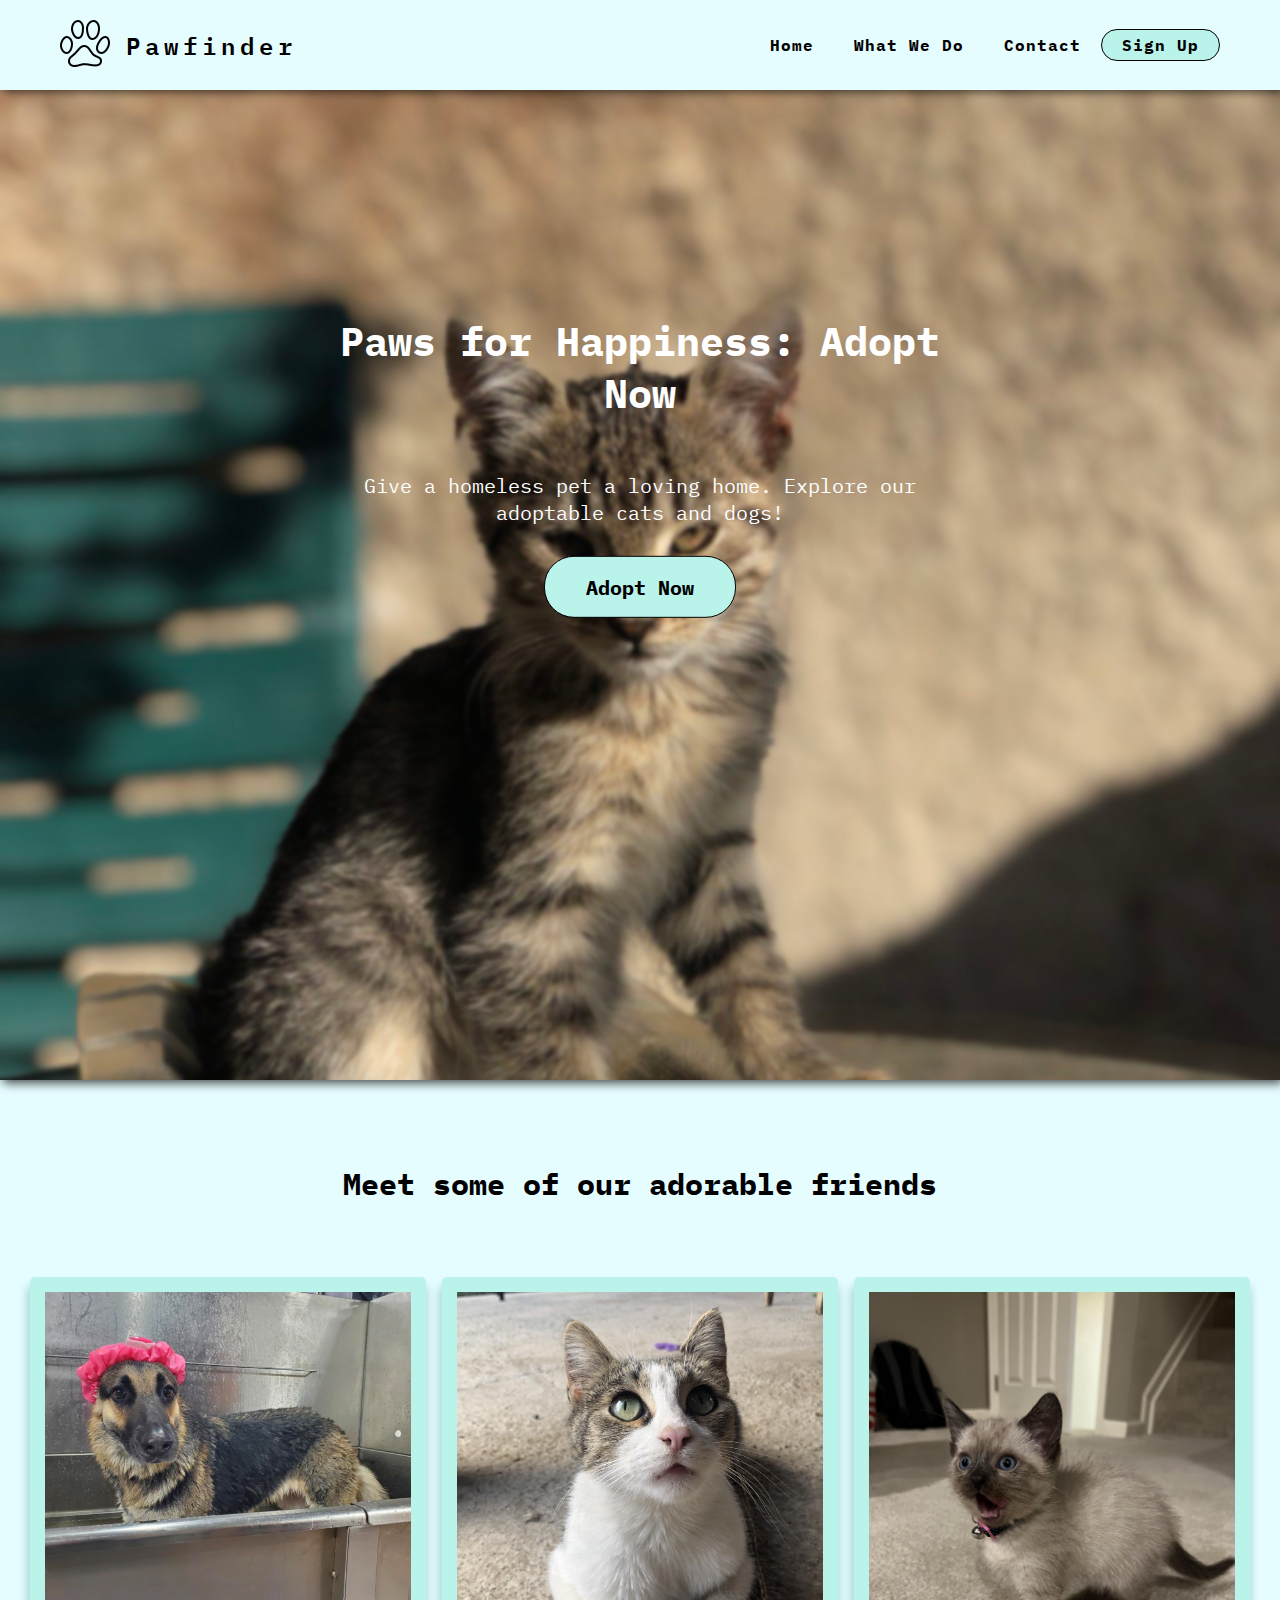
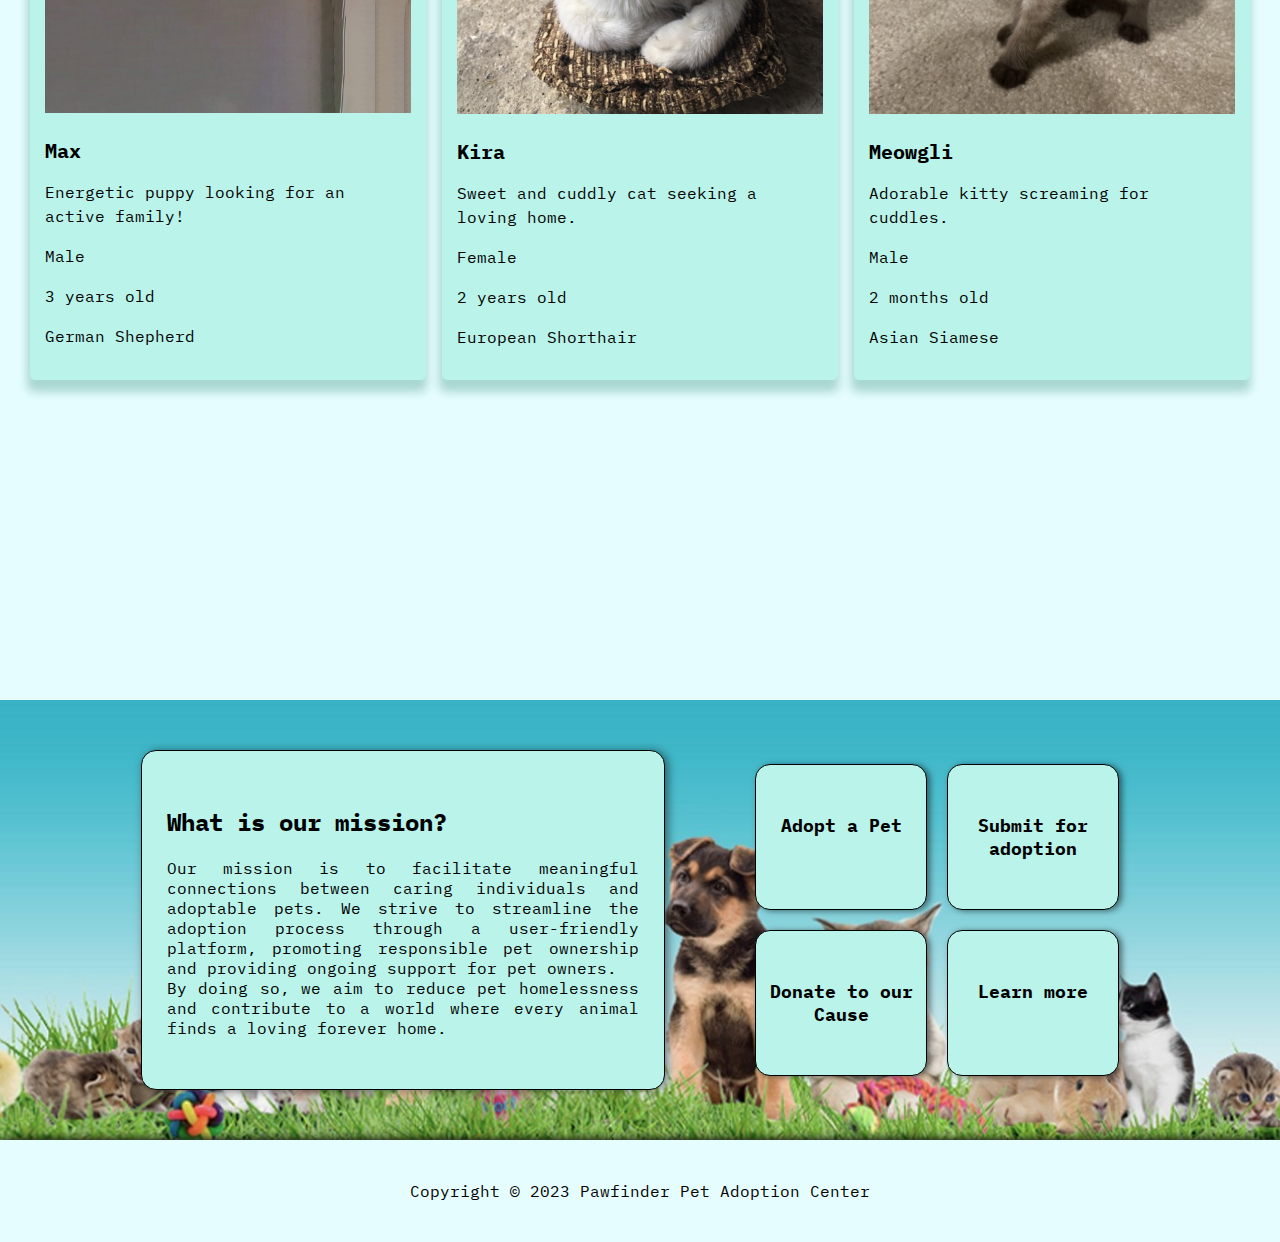
<file: index.html>
<!DOCTYPE html>
<html lang="en">
<head>
    <meta charset="UTF-8">
    <meta name="viewport" content="width=device-width, initial-scale=1.0">
    <link rel="preconnect" href="https://fonts.googleapis.com">
    <link rel="preconnect" href="https://fonts.gstatic.com" crossorigin>
    <link href="https://fonts.googleapis.com/css2?family=IBM+Plex+Mono&display=swap" rel="stylesheet">
    <link rel="stylesheet" href="styles/style.css">
    <title>Pawfinder</title>
</head>
<body>
    <header>
        <div class="brand">
            <a href="#">
                <img src="images/logo2.png" alt="Pawsitive Pet Adoption Logo">
            </a>
            <h1>Pawfinder</h1>
        </div>
        <nav>
            <a href="index.html" id="index">Home</a>
            <a href="about.html" id="about">What We Do</a>
            <a href="contact.html" id="contact">Contact</a>
            <a href="signup.html" class="button">Sign Up</a>
        </nav>
    </header>
    <main>
        <section class="hero">
            <img class="hero-image" src="images/1234.jpg" alt="A cute kitten">
            <div class="overlay-text">
                <h2>Paws for Happiness: Adopt Now</h2>
                <p>Give a homeless pet a loving home. Explore our adoptable cats and dogs!</p>
                <a href="#" class="button">Adopt Now</a>
            </div>
        </section>
        <section class="animals">
            <h2>Meet some of our adorable friends</h2>
            <div class="animal-row">
                <div class="animal">
                    <img class="animal-image" src="images/dogo.png" alt="A playful puppy">
                    <h3>Max</h3>
                    <p>Energetic puppy looking for an active family!</p>
                    <p>Male</p>
                    <p>3 years old</p>
                    <p>German Shepherd</p>
                </div>
                <div class="animal">
                    <img class="animal-image" src="images/kira.jpg" alt="A fluffy cat">
                    <h3>Kira</h3>
                    <p>Sweet and cuddly cat seeking a loving home.</p>
                    <p>Female</p>
                    <p>2 years old</p>
                    <p>European Shorthair</p>
                </div>
                <div class="animal">
                    <img class="animal-image" src="images/maca.jpg" alt="A friendly kitty">
                    <h3>Meowgli</h3>
                    <p>Adorable kitty screaming for cuddles.</p>
                    <p>Male</p>
                    <p>2 months old</p>
                    <p>Asian Siamese</p>
                </div>
            </div>
        </section>
        
        <section class="about-us">
            
            
            <div class="mission">
                <h2>What is our mission?</h2>
                <p>Our mission is to facilitate meaningful connections between caring individuals and adoptable
                    pets.
                    We strive to streamline the adoption process through a user-friendly platform,
                    promoting responsible pet ownership and providing ongoing support for pet owners. <br>
                    By doing so, we aim to reduce pet homelessness and contribute to a world where every animal
                    finds a
                    loving forever home.</p>
            </div>
            <div class="help">
                <div class="category">
                    <i class="fa-solid fa-paw"></i>
                    <h4>Adopt a Pet</h4>
                </div>
                <div class="category">
                    <i class="fa-solid fa-plus"></i>
                    <h4>Submit for adoption</h4>
                </div>
                <div class="category">
                    <i class="fa-solid fa-circle-dollar-to-slot"></i>
                    <h4>Donate to our Cause</h4>
                </div>
                <div class="category">
                    <i class="fa-solid fa-book"></i>
                    <h4>Learn more</h4>
                </div>
            </div>
       
    </section>
</main>
<footer>
    <p>Copyright &copy; 2023 Pawfinder Pet Adoption Center</p>
    <div class="social-media">
        <a href="#" class="icon"><i class="fa-brands fa-google-plus-g"></i></a>
        <a href="#" class="icon"><i class="fa-brands fa-facebook"></i></a>
        <a href="#" class="icon"><i class="fa-brands fa-twitter"></i></a>
    </div>
</footer>
    </main>
</body>
</html>
</file>
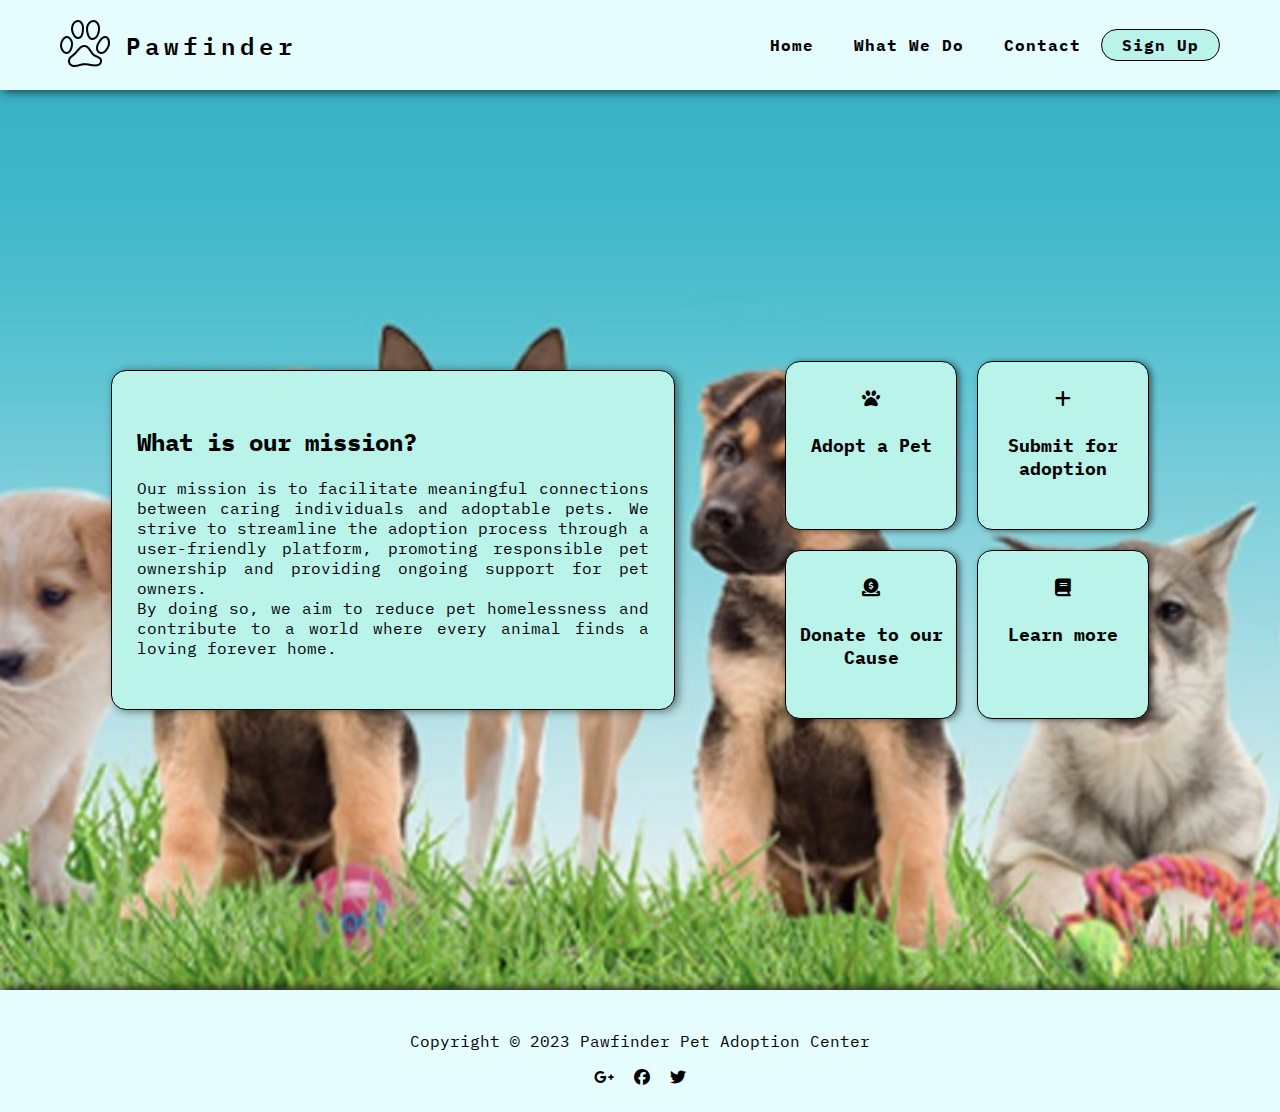
<file: about.html>
<!DOCTYPE html>
<html>

<head>
    <meta charset="UTF-8">
    <meta name="viewport" content="width=device-width, initial-scale=1">
    <link rel="stylesheet" href="https://cdnjs.cloudflare.com/ajax/libs/font-awesome/6.4.2/css/all.min.css">
    <link rel="preconnect" href="https://fonts.googleapis.com">
    <link rel="preconnect" href="https://fonts.gstatic.com" crossorigin>
    <link href="https://fonts.googleapis.com/css2?family=IBM+Plex+Mono&display=swap" rel="stylesheet">
    <title>About Us</title>
    <link rel="stylesheet" href="styles/style.css">
</head>
<body>
    <header>
        <div class="brand">
            <a href="#">
                <img src="images/logo2.png" alt="Pawsitive Pet Adoption Logo">
            </a>
            <h1>Pawfinder</h1>
        </div>
        <nav>
            <a href="index.html" id="index">Home</a>
            <a href="about.html" id="about">What We Do</a>
            <a href="contact.html" id="contact">Contact</a>
            <a href="signup.html" class="button">Sign Up</a>
        </nav>
    </header>
    <main>
        <section class="about-us" style="margin:0; height:100vh; z-index: -1; position: relative; padding: 0">
            <div class="mission">
                <h2>What is our mission?</h2>
                <p>Our mission is to facilitate meaningful connections between caring individuals and adoptable
                    pets.
                    We strive to streamline the adoption process through a user-friendly platform,
                    promoting responsible pet ownership and providing ongoing support for pet owners. <br>
                    By doing so, we aim to reduce pet homelessness and contribute to a world where every animal
                    finds a
                    loving forever home.</p>
            </div>
            <div class="help">
                <div class="category">
                    <i class="fa-solid fa-paw"></i>
                    <h4>Adopt a Pet</h4>
                </div>
                <div class="category">
                    <i class="fa-solid fa-plus"></i>
                    <h4>Submit for adoption</h4>
                </div>
                <div class="category">
                    <i class="fa-solid fa-circle-dollar-to-slot"></i>
                    <h4>Donate to our Cause</h4>
                </div>
                <div class="category">
                    <i class="fa-solid fa-book"></i>
                    <h4>Learn more</h4>
                </div>
            </div>

        </section>
    </main>
    <footer>
        <p>Copyright &copy; 2023 Pawfinder Pet Adoption Center</p>
        <div class="social-media">
            <a href="#" class="icon"><i class="fa-brands fa-google-plus-g"></i></a>
            <a href="#" class="icon"><i class="fa-brands fa-facebook"></i></a>
            <a href="#" class="icon"><i class="fa-brands fa-twitter"></i></a>
        </div>
    </footer>
</body>

</html>
</file>
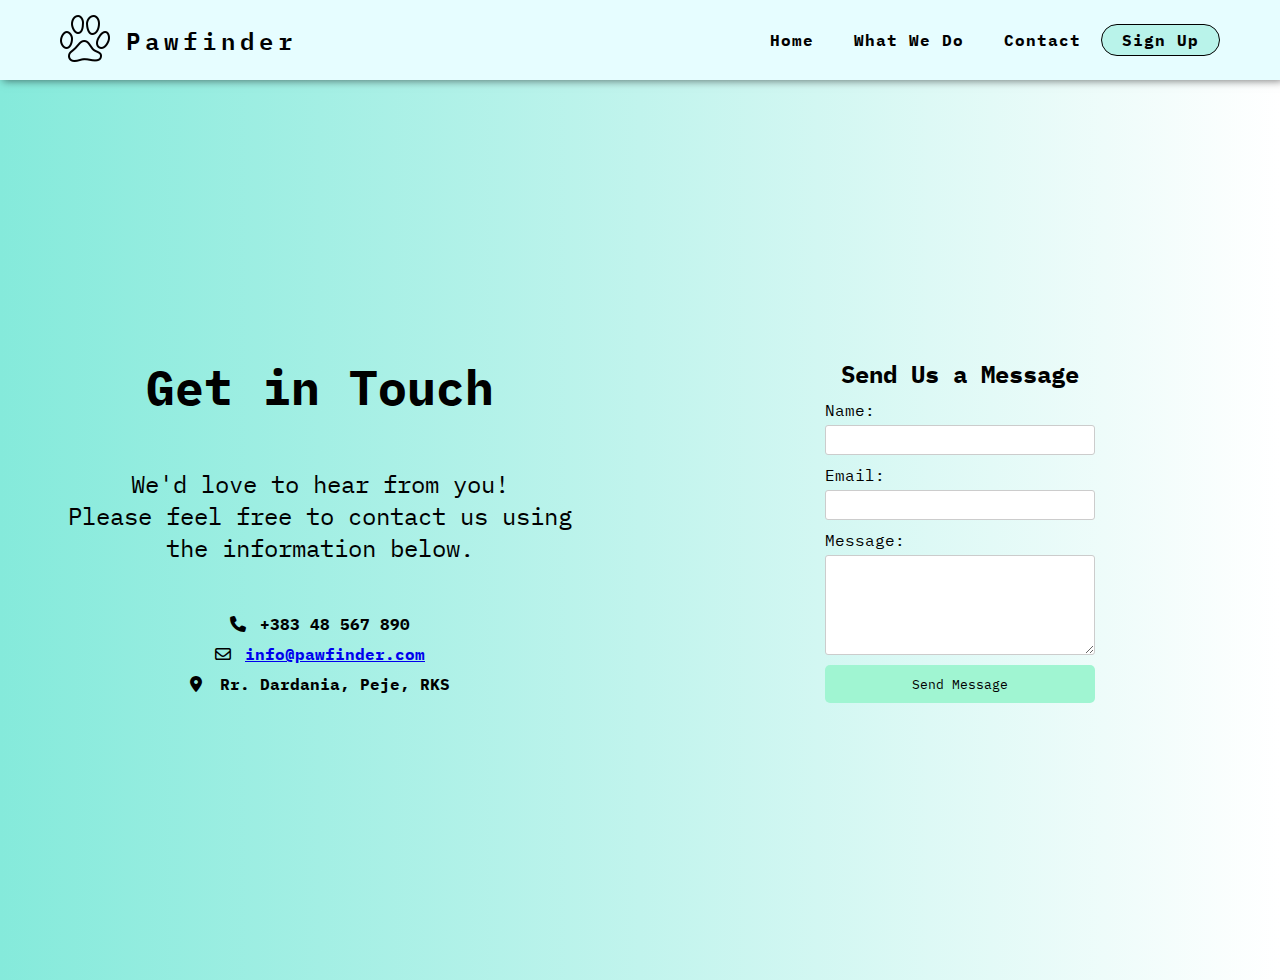
<file: contact.html>
<!DOCTYPE html>
<html lang="en">
<head>
    <meta charset="UTF-8">
    <meta name="viewport" content="width=device-width, initial-scale=1.0">
    <link rel="preconnect" href="https://fonts.googleapis.com">
    <link rel="preconnect" href="https://fonts.gstatic.com" crossorigin>
    <link rel="stylesheet" href="https://cdnjs.cloudflare.com/ajax/libs/font-awesome/6.4.2/css/all.min.css">
    <link href="https://fonts.googleapis.com/css2?family=IBM+Plex+Mono&display=swap" rel="stylesheet">
    <title>Contact Us</title>
    <link rel="stylesheet" href="styles/contact.css">
</head>
<body>
    <header>
        <div class="brand">
            <a href="#">
                <img src="images/logo2.png" alt="Pawsitive Pet Adoption Logo">
            </a>
            <h1>Pawfinder</h1>
        </div>
        <nav>
            <a href="index.html" id="index">Home</a>
            <a href="about.html" id="about">What We Do</a>
            <a href="contact.html" id="contact">Contact</a>
            <a href="signup.html" class="button">Sign Up</a>
        </nav>
    </header>
    <main>
        <section class="contact-info">
            <h2>Get in Touch</h2>
            <p>We'd love to hear from you! <br> Please feel free to contact us using the information below.</p>
            <div class="info-item">
                <i class="fa-solid fa-phone"></i>
                <span>+383 48 567 890</span>
            </div>
            <div class="info-item">
                <i class="fa-regular fa-envelope"></i>
                <span><a href="mailto:info@example.com">info@pawfinder.com</a></span>
            </div>
            <div class="info-item">
                <i class="fa-solid fa-location-dot"></i>
                <span>Rr. Dardania, Peje, RKS</span>
            </div>
        </section>
        <section class="contact-form">
            <h2>Send Us a Message</h2>
            <form action="#">
                <label for="name">Name:</label>
                <input type="text" id="name" name="name" required>
                <label for="email">Email:</label>
                <input type="email" id="email" name="email" required>
                <label for="message">Message:</label>
                <textarea id="message" name="message" required></textarea>
                <button type="submit">Send Message</button>
            </form>
        </section>
    </main>
</body>
</html>
</file>
<file: styles/style.css>
body {
    font-family: 'IBM Plex Mono', monospace;
    margin: 0;
    background-color: #E6FDFF;
}

header {
    display: flex;
    justify-content: space-between;
    align-items: center;
    padding: 10px;
    background-color: #e6fdff;
    box-shadow: 3px 1px 10px 0px rgba(0, 0, 0, 0.75);
    box-sizing: border-box;
}

header h1{
    margin-left: 1rem;
    letter-spacing: 5px;
    font-size: 24px;
    font-weight: 600;
    text-decoration: none;
}

.brand,
nav {
    margin: 0 50px 0 50px;
    display: flex;
    align-items: center;
    
}

nav a {
    letter-spacing: 1px;
    font-weight: 500;
    font-size: 16px;
    text-decoration: none;
    color: black;
    padding: 20px;
    font-weight: bold;
}

.hero {
    text-align: center;
    
}

.hero-image {
    position: relative;
    z-index: -1;
    width: 100%;
    height: 110vh;
    object-fit: cover;
    filter: blur(1px);
    filter: opacity(99%);
    box-shadow: 3px 3px 10px 0px rgba(0, 0, 0, 0.75);
}

.hero .overlay-text {
    display: flex;
    flex-direction: column;
    position: absolute;
    top: 50%; 
    left: 50%; 
    transform: translate(-50%, -50%); 
    color: #fff; 
    padding: 10px 20px; 
    font-size: 48px; 
    text-align: center;
}
.hero h2{
    font-size: 40px;
    
}
.hero p {
    font-size: 20px;
    margin-bottom: 30px;
}

.hero a {
    align-self: center;
    width: 150px;
    height: 50px;
    font-weight: bolder;
    font-size: 20px;
    text-decoration: none;
}
.button{
    display: flex;
    justify-content: center;
    align-items: center;
    text-decoration: none;
    background-color: #B9F3EA;
    color: black;
    border: 0.35px solid black;
    border-radius: 30px;
    padding: 5px 20px 5px 20px;
    font-weight: bolder;
}
.button:hover{
    background-color:#85EADB
}

.animals {
    padding: 30px;
    width: auto;
    height: 100vh;
}

.animals h2 {
    padding: 25px;
    text-align: center;
    font-size: 30px;
    margin-bottom: 4%;
}

.animal-row {
    display: flex;
    justify-content: space-between;
    flex-wrap: wrap;
}

.animal {
    width: 30%;
    border: 1px transparent #ddd;
    background-color: #B9F3EA;
    border-radius: 5px;
    margin-bottom: 20px;
    padding: 15px;
    box-shadow: -1px 10px 10px 2px rgba(148,201,193,0.74);
    -webkit-box-shadow: -1px 10px 10px 2px rgba(148,201,193,0.74);
    -moz-box-shadow: -1px 10px 10px 2px rgba(148,201,193,0.45);
}

.animal-image {
    width: 100%;
    height: auto;
    object-fit: cover;
}

.animal h3 {
    font-size: 20px;
    margin-bottom: 5px;
}

.animal p {
    font-size: 16px;
    line-height: 1.5;
}

.about-us{
    background-image: url('../images/adoptapet.jpg');
    background-position: center;
    background-size: cover;
    background-repeat: no-repeat;
    width: auto;
    margin-top: 20%;
    height: 100%;
    padding: 50px;
    display: flex;
    justify-content: space-evenly;
    align-items: center;
}

.mission{
    width: 40%;
    float: left;
    text-align: justify;
    border: 1px solid black;
    background-color: #B9F3EA;
    padding: 35px 25px;
    border-radius: 15px;
    box-shadow: 3px 1px 10px 0px rgba(0, 0, 0, 0.5);
}
.help{
    display: grid;
    grid-template-columns: repeat(2, 1fr); 
    grid-template-rows: repeat(2, 1fr);
    row-gap: 20px;
    column-gap: 20px;
    padding-right: 20px;

  }
.category{
    text-align: center;
    font-size: 18px;
    font-weight: 800px;
    width: 150px;
    border: 1px solid black;
    background-color: #B9F3EA;
    padding: 25px 10px;
    border-radius: 15px;
    box-shadow: 3px 1px 6px 0px rgba(0, 0, 0, 0.5);
}

footer{
    padding: 25px;
    align-items: center;
    text-align: center;
    box-shadow: 3px -1px 10px 0px rgba(0, 0, 0, 1);
}
.social-media {
    display: flex;
    justify-content: center;

}

.social-media a {
    margin: 0 10px;
    color: black;
}
</file>
<file: styles/contact.css>
* {
    margin: 0;
    padding: 0;
    box-sizing: border-box;
    font-family: 'IBM Plex Mono', monospace;
}

body {
    background-color: #E6FDFF;
}

header {
    display: flex;
    justify-content: space-between;
    align-items: center;
    padding: 10px;
    background-color: #e6fdff;
    box-shadow: 3px 1px 8px 0px rgba(0, 0, 0, 0.5);
    box-sizing: border-box;
}

header h1{
    margin-left: 1rem;
    letter-spacing: 5px;
    font-size: 24px;
    font-weight: 600;
    text-decoration: none;
}

.brand,
nav {
    margin: 0 50px 0 50px;
    display: flex;
    align-items: center;
    
}

nav a {
    letter-spacing: 1px;
    font-weight: 500;
    font-size: 16px;
    text-decoration: none;
    color: black;
    padding: 20px;
    font-weight: bold;
}
.button{
    display: flex;
    justify-content: center;
    align-items: center;
    text-decoration: none;
    background-color: #B9F3EA;
    color: black;
    border: 0.35px solid black;
    border-radius: 30px;
    padding: 5px 20px 5px 20px;
    font-weight: bolder;
}
.button:hover{
    background-color:#85EADB
}
section {
    position: relative;
    z-index: -1;
    width: 100%;
    height: 100vh;
    padding: 50px;
   
}
.contact-info{
    display: flex;
    flex-direction: column;
    width: 50%;
    float: left;
    align-items: center;
    justify-content: center;
    background: rgb(133,234,219);
    background: linear-gradient(90deg, rgba(133,234,219,1) 0%, rgba(193,244,237,1) 100%)
   
}
.contact-form{
    display: flex;
    flex-direction: column;
    width: 50%;
    float: right;
    align-items: center;
    justify-content: center;
    background: rgb(193,244,237,1);
    background: linear-gradient(90deg, rgba(193,244,237,1) 0%, rgba(255,255,255,1) 100%);
}

.contact-info h2 {
    font-size: 3em;
    margin-bottom: 50px;
}

.contact-info p {
    font-size: 1.5em;
    text-align: center;
    margin-bottom: 50px;
}

.info-item {
    font-size: 1em;
    display: flex;
    align-items: center;
    margin-bottom: 10px;
}

.info-item i {
    width: 20px;
    margin-right: 10px;
}

.info-item span {
    font-weight: bold;
}

.contact-form h2 {
    font-size: 1.5em;
    margin-bottom: 10px;
}
.contact-form form {
    display: flex;
    flex-direction: column;
    width: 50%;
}

.contact-form label {
    margin-bottom: 5px;
}

.contact-form input,
.contact-form textarea {
    padding: 5px;
    border: 1px solid #ccc;
    border-radius: 3px;
    margin-bottom: 10px;
    width: 100%;
}

.contact-form textarea {
    height: 100px;
}

.contact-form button {
    background-color: #a0f5d2;
    color: black;
    padding: 10px 20px;
    border: none;
    border-radius: 5px;
    cursor: pointer;
}

.contact-form button:hover {
    background-color: #80ccac;
}

footer{
    padding: 25px;
    align-items: center;
    text-align: center;
}
.social-media {
    display: flex;
    justify-content: center;

}

.social-media a {
    margin: 0 10px;
    color: black;
}


/* Animations */

.info-item:hover {
    transform: scale(1.1);
    transition: transform 0.2s ease-in-out;
}

.contact-form button {
    animation: pulsate 2s ease-in-out infinite;
}

@keyframes pulsate {
    0% {
        transform: scale(1);
    }
    50% {
        transform: scale(1.1);
    }
    100% {
        transform: scale(1);
    }
}
</file>
